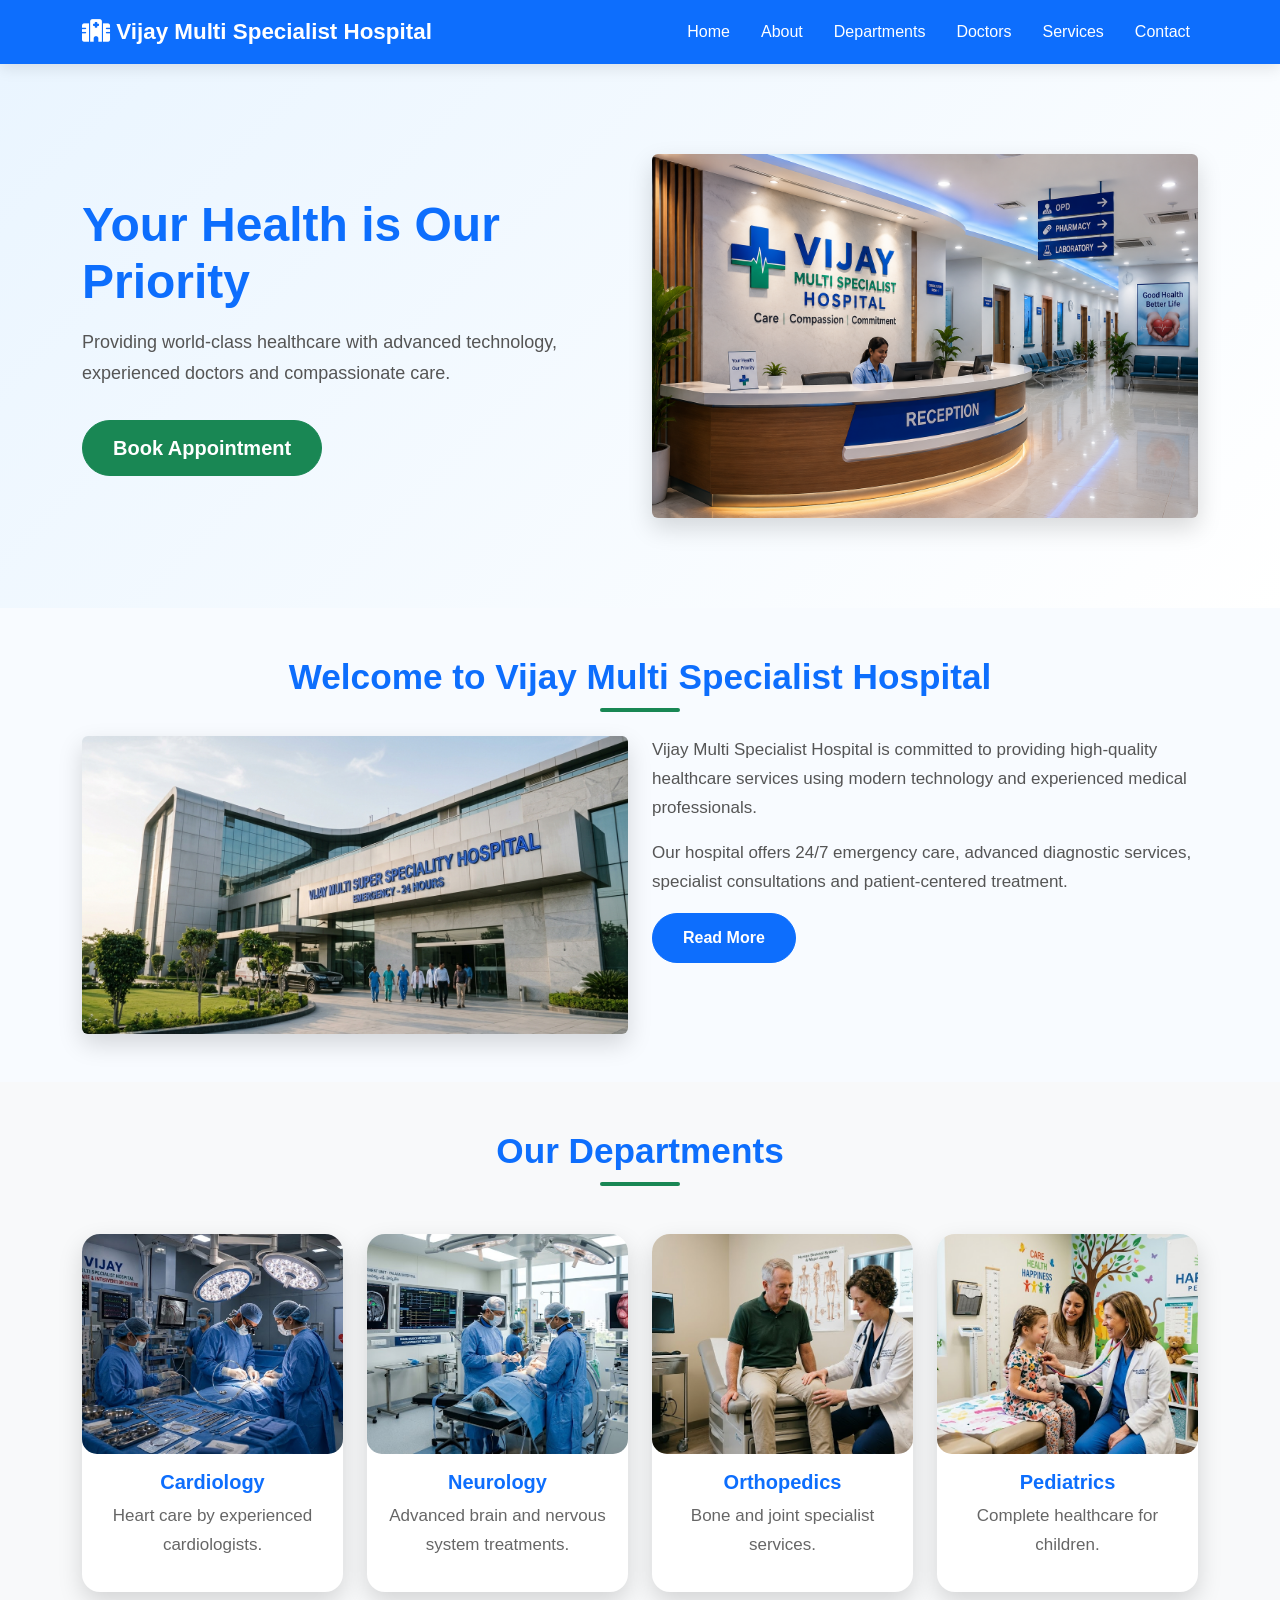
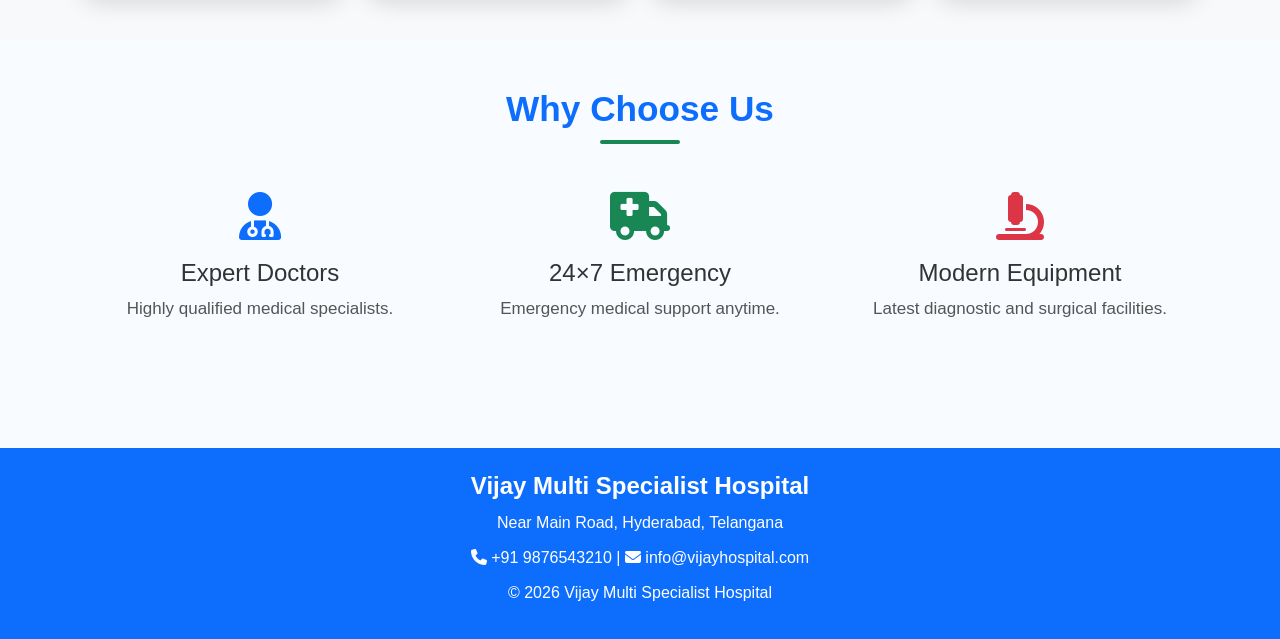
<file: vijay multi hsp/index.html>
<!DOCTYPE html>
<html lang="en">
<head>
    <meta charset="UTF-8">
    <meta name="viewport" content="width=device-width, initial-scale=1.0">
    <title>Vijay Multi Specialist Hospital</title>

    <!-- Bootstrap CSS -->
    <link href="https://cdn.jsdelivr.net/npm/bootstrap@5.3.3/dist/css/bootstrap.min.css" rel="stylesheet">

    <!-- Font Awesome -->
    <link rel="stylesheet"
    href="https://cdnjs.cloudflare.com/ajax/libs/font-awesome/6.5.2/css/all.min.css">

    <!-- Custom CSS -->
    <link rel="stylesheet" href="css/style.css">
</head>

<body>

<!-- ================= NAVBAR ================= -->

<nav class="navbar navbar-expand-lg navbar-dark bg-primary sticky-top">
<div class="container">

<a class="navbar-brand fw-bold" href="#">
<i class="fa-solid fa-hospital"></i>
Vijay Multi Specialist Hospital
</a>

<button class="navbar-toggler"
type="button"
data-bs-toggle="collapse"
data-bs-target="#menu">

<span class="navbar-toggler-icon"></span>

</button>

<div class="collapse navbar-collapse" id="menu">

<ul class="navbar-nav ms-auto">

<li class="nav-item">
<a class="nav-link active" href="index.html">Home</a>
</li>

<li class="nav-item">
<a class="nav-link" href="about.html">About</a>
</li>

<li class="nav-item">
<a class="nav-link" href="departments.html">Departments</a>
</li>

<li class="nav-item">
<a class="nav-link" href="doctors.html">Doctors</a>
</li>

<li class="nav-item">
<a class="nav-link" href="services.html">Services</a>
</li>

<li class="nav-item">
<a class="nav-link" href="contact.html">Contact</a>
</li>

</ul>

</div>

</div>
</nav>

<!-- ================= HERO ================= -->

<section class="hero">

<div class="container">

<div class="row align-items-center">

<div class="col-lg-6">

<h1 class="display-4 fw-bold">
Your Health is Our Priority
</h1>

<p class="lead mt-3">
Providing world-class healthcare with advanced technology,
experienced doctors and compassionate care.
</p>

<a href="contact.html" class="btn btn-success btn-lg mt-3">
Book Appointment
</a>

</div>

<div class="col-lg-6 text-center">

<img src="images/hero.jpg"
class="img-fluid rounded shadow"
alt="Hospital">

</div>

</div>

</div>

</section>

<!-- ================= ABOUT ================= -->

<section class="py-5">

<div class="container">

<h2 class="text-center mb-4">
Welcome to Vijay Multi Specialist Hospital
</h2>

<div class="row">

<div class="col-md-6">

<img src="images/hospital.jpg"
class="img-fluid rounded shadow">

</div>

<div class="col-md-6">

<p>

Vijay Multi Specialist Hospital is committed to providing
high-quality healthcare services using modern technology
and experienced medical professionals.

</p>

<p>

Our hospital offers 24/7 emergency care, advanced diagnostic
services, specialist consultations and patient-centered
treatment.

</p>

<a href="about.html" class="btn btn-primary">
Read More
</a>

</div>

</div>

</div>

</section>

<!-- ================= DEPARTMENTS ================= -->

<section class="bg-light py-5">

<div class="container">

<h2 class="text-center mb-5">
Our Departments
</h2>

<div class="row g-4">

<div class="col-md-3">

<div class="card shadow">

<img src="images/cardiology.jpg"
class="card-img-top">

<div class="card-body">

<h5>Cardiology</h5>

<p>Heart care by experienced cardiologists.</p>

</div>

</div>

</div>

<div class="col-md-3">

<div class="card shadow">

<img src="images/neurology.jpg"
class="card-img-top">

<div class="card-body">

<h5>Neurology</h5>

<p>Advanced brain and nervous system treatments.</p>

</div>

</div>

</div>

<div class="col-md-3">

<div class="card shadow">

<img src="images/orthopedic.jpg"
class="card-img-top">

<div class="card-body">

<h5>Orthopedics</h5>

<p>Bone and joint specialist services.</p>

</div>

</div>

</div>

<div class="col-md-3">

<div class="card shadow">

<img src="images/pediatric.jpg"
class="card-img-top">

<div class="card-body">

<h5>Pediatrics</h5>

<p>Complete healthcare for children.</p>

</div>

</div>

</div>

</div>

</div>

</section>

<!-- ================= WHY CHOOSE US ================= -->

<section class="py-5">

<div class="container">

<h2 class="text-center mb-5">
Why Choose Us
</h2>

<div class="row text-center">

<div class="col-md-4">

<i class="fa-solid fa-user-doctor fa-3x text-primary"></i>

<h4 class="mt-3">Expert Doctors</h4>

<p>Highly qualified medical specialists.</p>

</div>

<div class="col-md-4">

<i class="fa-solid fa-ambulance fa-3x text-success"></i>

<h4 class="mt-3">24×7 Emergency</h4>

<p>Emergency medical support anytime.</p>

</div>

<div class="col-md-4">

<i class="fa-solid fa-microscope fa-3x text-danger"></i>

<h4 class="mt-3">Modern Equipment</h4>

<p>Latest diagnostic and surgical facilities.</p>

</div>

</div>

</div>

</section>

<!-- ================= FOOTER ================= -->

<footer class="bg-primary text-white py-4">

<div class="container text-center">

<h4>Vijay Multi Specialist Hospital</h4>

<p>
Near Main Road, Hyderabad, Telangana
</p>

<p>

<i class="fa-solid fa-phone"></i>

+91 9876543210

|

<i class="fa-solid fa-envelope"></i>

info@vijayhospital.com

</p>

<p>

© 2026 Vijay Multi Specialist Hospital

</p>

</div>

</footer>

<script src="https://cdn.jsdelivr.net/npm/bootstrap@5.3.3/dist/js/bootstrap.bundle.min.js"></script>

<script src="js/script.js"></script>

</body>
</html>
</file>
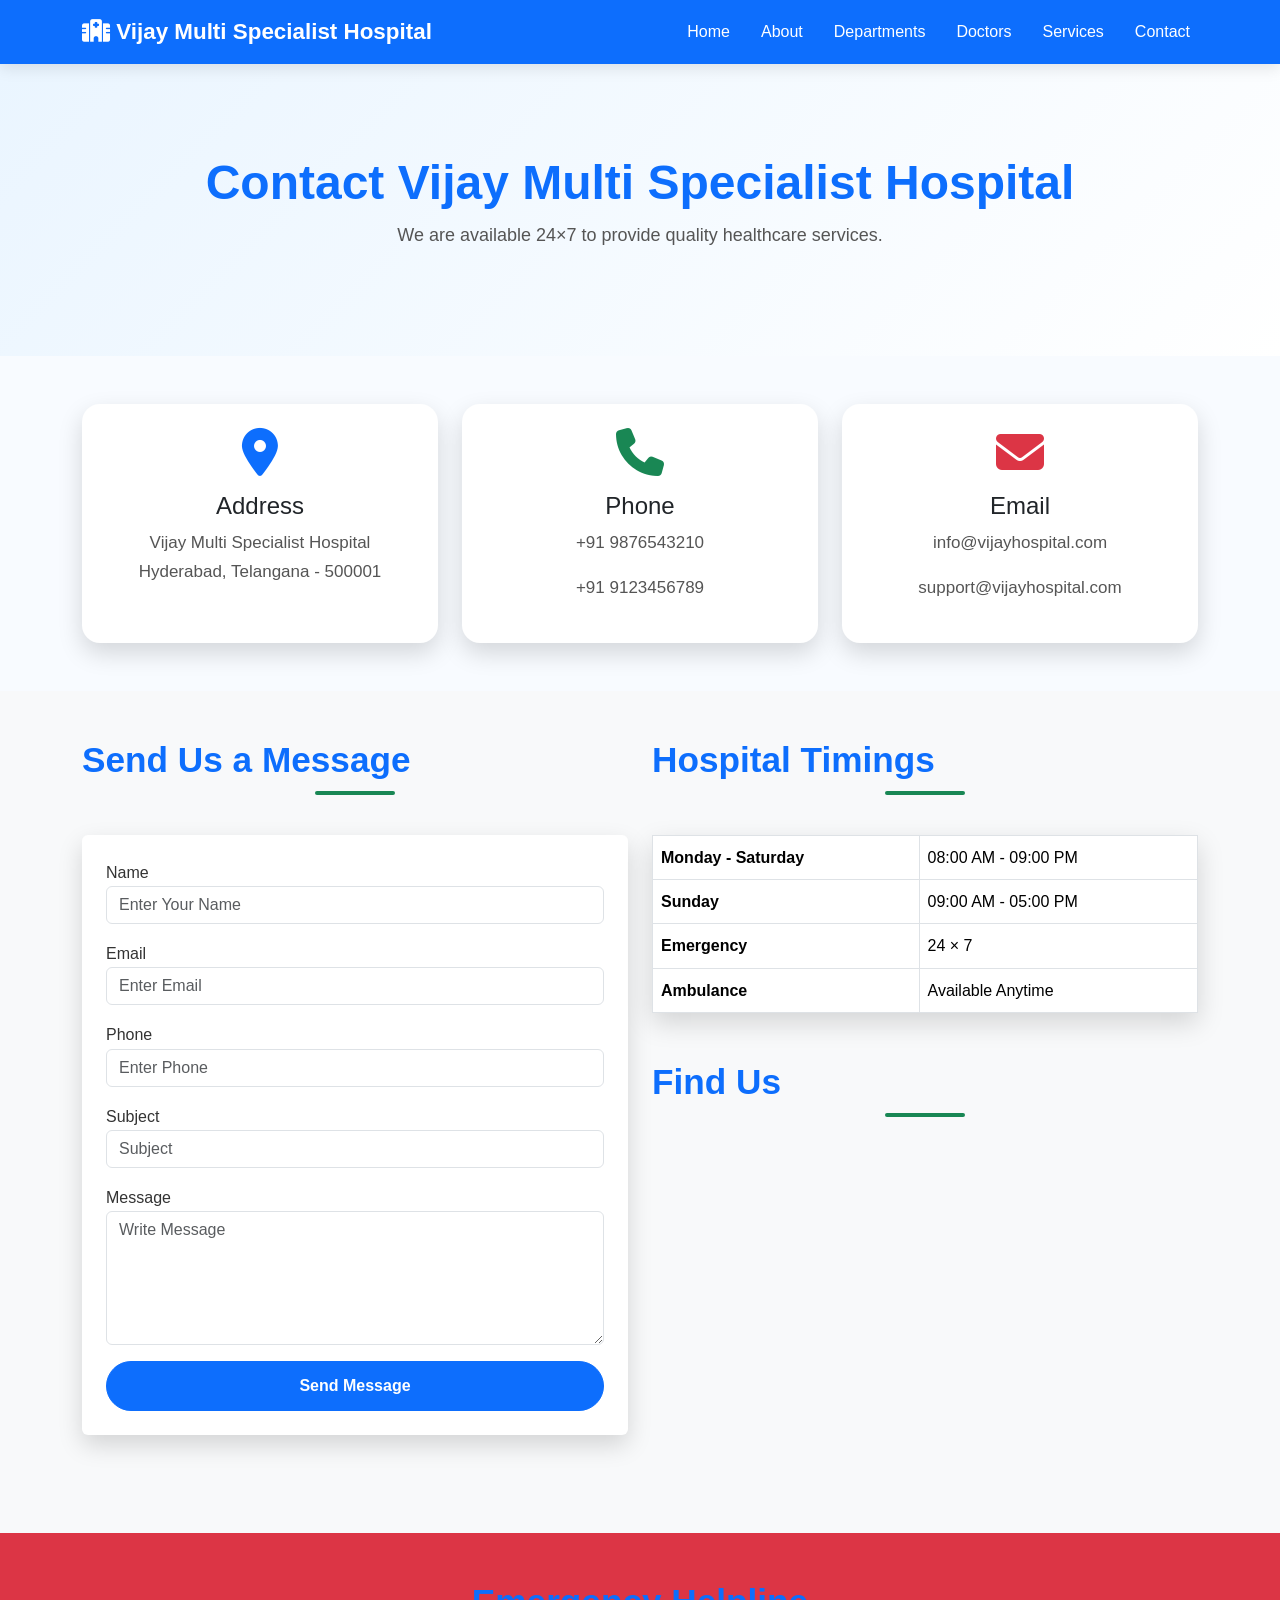
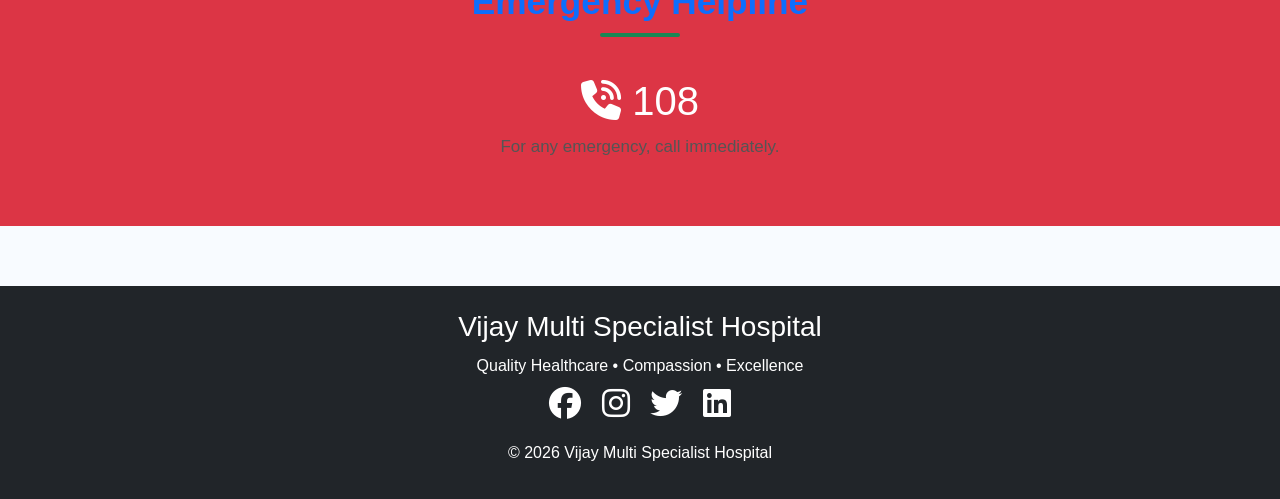
<file: vijay multi hsp/contact.html>
<!DOCTYPE html>
<html lang="en">

<head>

<meta charset="UTF-8">
<meta name="viewport" content="width=device-width, initial-scale=1.0">

<title>Contact Us | Vijay Multi Specialist Hospital</title>

<link href="https://cdn.jsdelivr.net/npm/bootstrap@5.3.3/dist/css/bootstrap.min.css" rel="stylesheet">

<link rel="stylesheet"
href="https://cdnjs.cloudflare.com/ajax/libs/font-awesome/6.5.2/css/all.min.css">

<link rel="stylesheet" href="css/style.css">

</head>

<body>

<!-- ================= NAVBAR ================= -->

<nav class="navbar navbar-expand-lg navbar-dark bg-primary sticky-top">

<div class="container">

<a class="navbar-brand fw-bold" href="index.html">
<i class="fa-solid fa-hospital"></i>
Vijay Multi Specialist Hospital
</a>

<button class="navbar-toggler"
data-bs-toggle="collapse"
data-bs-target="#menu">

<span class="navbar-toggler-icon"></span>

</button>

<div class="collapse navbar-collapse" id="menu">

<ul class="navbar-nav ms-auto">

<li class="nav-item"><a class="nav-link" href="index.html">Home</a></li>

<li class="nav-item"><a class="nav-link" href="about.html">About</a></li>

<li class="nav-item"><a class="nav-link" href="departments.html">Departments</a></li>

<li class="nav-item"><a class="nav-link" href="doctors.html">Doctors</a></li>

<li class="nav-item"><a class="nav-link" href="services.html">Services</a></li>

<li class="nav-item"><a class="nav-link active" href="contact.html">Contact</a></li>

</ul>

</div>

</div>

</nav>

<!-- ================= PAGE HEADER ================= -->

<section class="hero">

<div class="container text-center">

<h1>Contact Vijay Multi Specialist Hospital</h1>

<p class="lead">

We are available 24×7 to provide quality healthcare services.

</p>

</div>

</section>

<!-- ================= CONTACT INFO ================= -->

<section class="py-5">

<div class="container">

<div class="row g-4">

<div class="col-md-4">

<div class="card shadow p-4 text-center h-100">

<i class="fa-solid fa-location-dot fa-3x text-primary mb-3"></i>

<h4>Address</h4>

<p>

Vijay Multi Specialist Hospital<br>

Hyderabad, Telangana - 500001

</p>

</div>

</div>

<div class="col-md-4">

<div class="card shadow p-4 text-center h-100">

<i class="fa-solid fa-phone fa-3x text-success mb-3"></i>

<h4>Phone</h4>

<p>

+91 9876543210

</p>

<p>

+91 9123456789

</p>

</div>

</div>

<div class="col-md-4">

<div class="card shadow p-4 text-center h-100">

<i class="fa-solid fa-envelope fa-3x text-danger mb-3"></i>

<h4>Email</h4>

<p>

info@vijayhospital.com

</p>

<p>

support@vijayhospital.com

</p>

</div>

</div>

</div>

</div>

</section>

<!-- ================= CONTACT FORM ================= -->

<section class="bg-light py-5">

<div class="container">

<div class="row">

<div class="col-lg-6">

<h2>Send Us a Message</h2>

<form class="shadow p-4 bg-white rounded">

<div class="mb-3">

<label>Name</label>

<input type="text"
class="form-control"
placeholder="Enter Your Name">

</div>

<div class="mb-3">

<label>Email</label>

<input type="email"
class="form-control"
placeholder="Enter Email">

</div>

<div class="mb-3">

<label>Phone</label>

<input type="tel"
class="form-control"
placeholder="Enter Phone">

</div>

<div class="mb-3">

<label>Subject</label>

<input type="text"
class="form-control"
placeholder="Subject">

</div>

<div class="mb-3">

<label>Message</label>

<textarea rows="5"
class="form-control"
placeholder="Write Message"></textarea>

</div>

<button class="btn btn-primary w-100">

Send Message

</button>

</form>

</div>

<div class="col-lg-6">

<h2>Hospital Timings</h2>

<table class="table table-bordered shadow">

<tr>

<th>Monday - Saturday</th>

<td>08:00 AM - 09:00 PM</td>

</tr>

<tr>

<th>Sunday</th>

<td>09:00 AM - 05:00 PM</td>

</tr>

<tr>

<th>Emergency</th>

<td>24 × 7</td>

</tr>

<tr>

<th>Ambulance</th>

<td>Available Anytime</td>

</tr>

</table>

<h2 class="mt-5">

Find Us

</h2>

<iframe

src="https://www.google.com/maps?q=Hyderabad&output=embed"

width="100%"

height="320"

style="border:0; border-radius:15px;"

loading="lazy">

</iframe>

</div>

</div>

</div>

</section>

<!-- ================= EMERGENCY ================= -->

<section class="bg-danger text-white py-5">

<div class="container text-center">

<h2>

Emergency Helpline

</h2>

<h1>

<i class="fa-solid fa-phone-volume"></i>

108

</h1>

<p>

For any emergency, call immediately.

</p>

</div>

</section>

<!-- ================= FOOTER ================= -->

<footer class="bg-dark text-white py-4">

<div class="container text-center">

<h3>

Vijay Multi Specialist Hospital

</h3>

<p>

Quality Healthcare • Compassion • Excellence

</p>

<div class="mb-3">

<i class="fab fa-facebook fa-2x mx-2"></i>

<i class="fab fa-instagram fa-2x mx-2"></i>

<i class="fab fa-twitter fa-2x mx-2"></i>

<i class="fab fa-linkedin fa-2x mx-2"></i>

</div>

<p>

© 2026 Vijay Multi Specialist Hospital

</p>

</div>

</footer>

<script src="https://cdn.jsdelivr.net/npm/bootstrap@5.3.3/dist/js/bootstrap.bundle.min.js"></script>

<script src="js/script.js"></script>

</body>

</html>
</file>
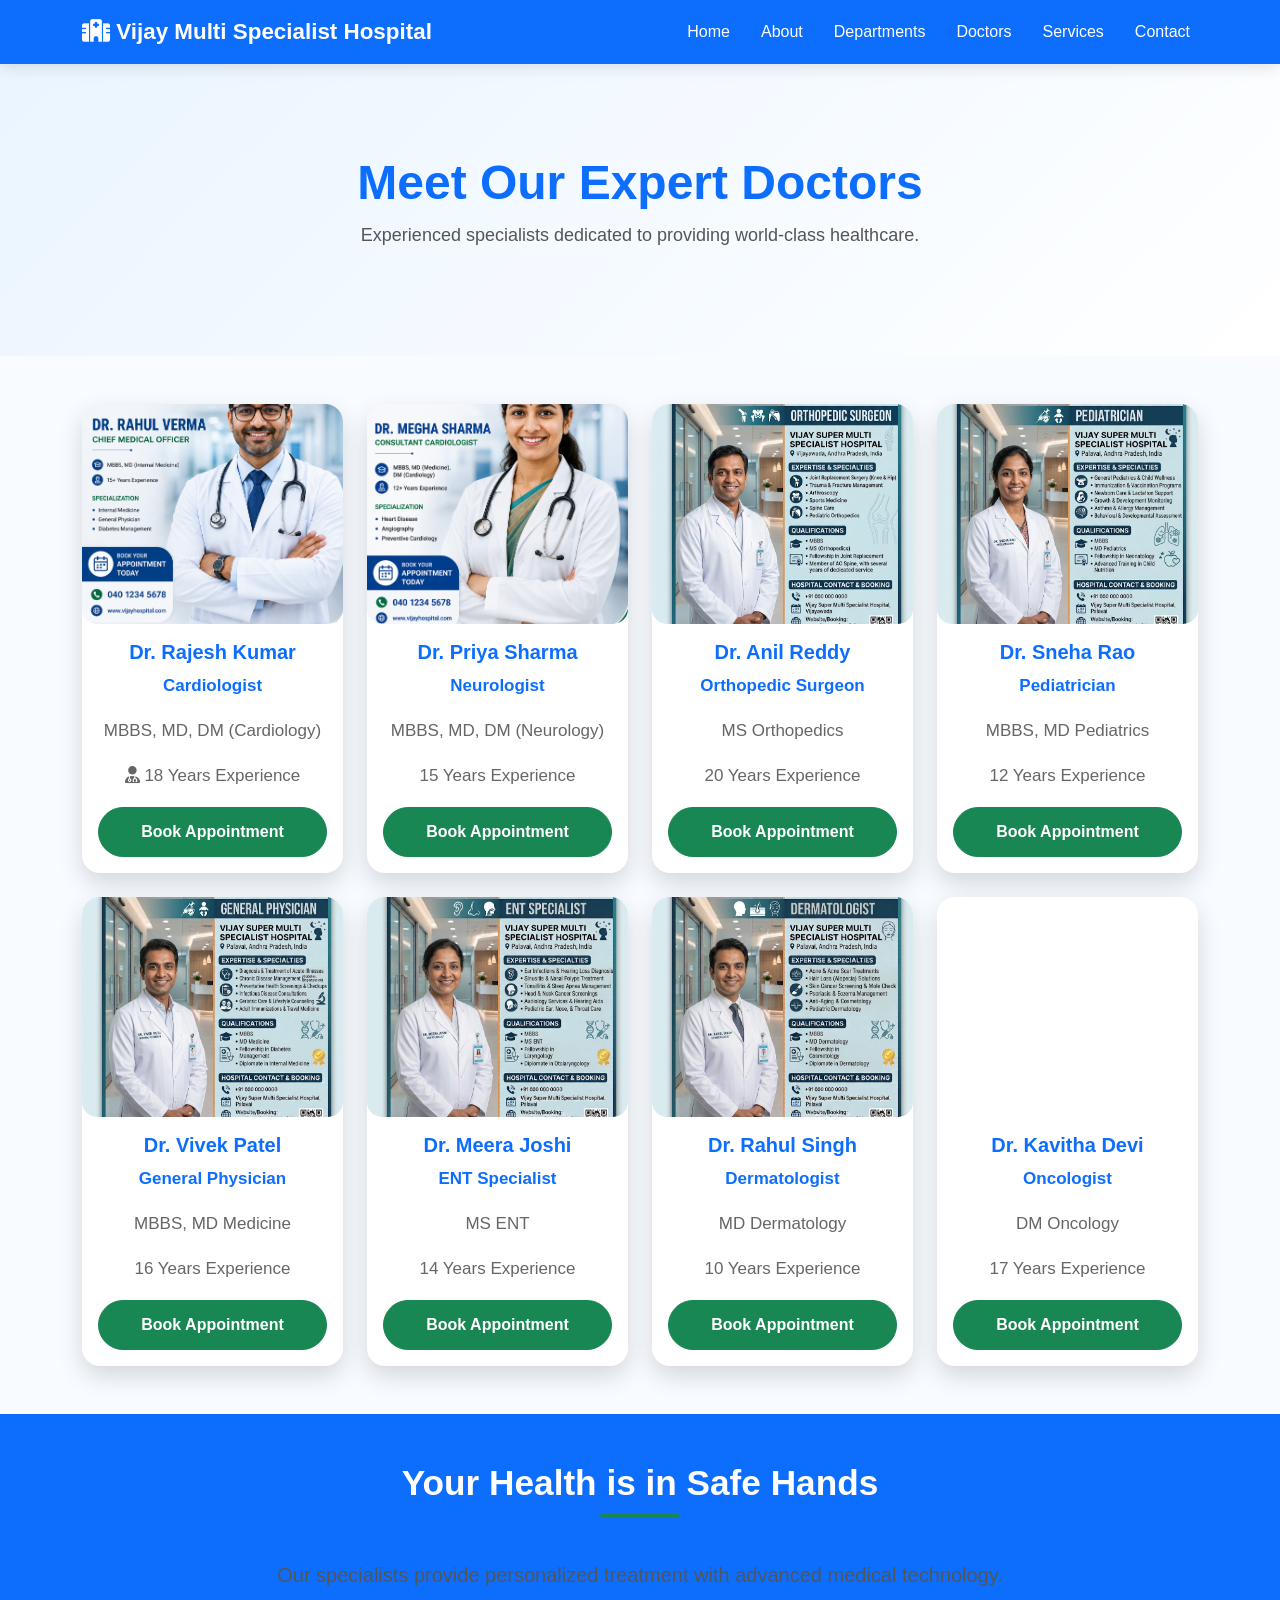
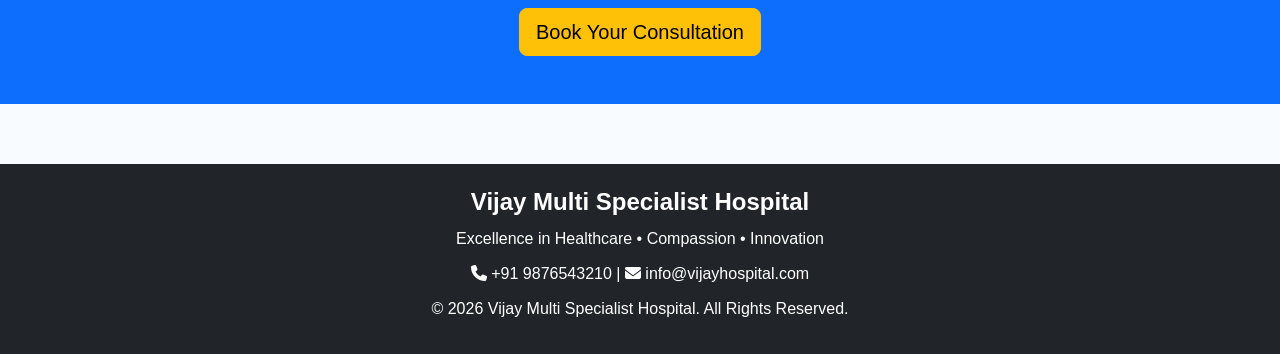
<file: vijay multi hsp/doctors.html>
<!DOCTYPE html>
<html lang="en">
<head>
    <meta charset="UTF-8">
    <meta name="viewport" content="width=device-width, initial-scale=1.0">
    <title>Our Doctors | Vijay Multi Specialist Hospital</title>

    <link href="https://cdn.jsdelivr.net/npm/bootstrap@5.3.3/dist/css/bootstrap.min.css" rel="stylesheet">

    <link rel="stylesheet"
    href="https://cdnjs.cloudflare.com/ajax/libs/font-awesome/6.5.2/css/all.min.css">

    <link rel="stylesheet" href="css/style.css">
</head>

<body>

<!-- ================= NAVBAR ================= -->

<nav class="navbar navbar-expand-lg navbar-dark bg-primary sticky-top">

<div class="container">

<a class="navbar-brand fw-bold" href="index.html">
<i class="fa-solid fa-hospital"></i>
Vijay Multi Specialist Hospital
</a>

<button class="navbar-toggler" type="button"
data-bs-toggle="collapse"
data-bs-target="#menu">

<span class="navbar-toggler-icon"></span>

</button>

<div class="collapse navbar-collapse" id="menu">

<ul class="navbar-nav ms-auto">

<li class="nav-item"><a class="nav-link" href="index.html">Home</a></li>
<li class="nav-item"><a class="nav-link" href="about.html">About</a></li>
<li class="nav-item"><a class="nav-link" href="departments.html">Departments</a></li>
<li class="nav-item"><a class="nav-link active" href="doctors.html">Doctors</a></li>
<li class="nav-item"><a class="nav-link" href="services.html">Services</a></li>
<li class="nav-item"><a class="nav-link" href="contact.html">Contact</a></li>

</ul>

</div>

</div>

</nav>

<!-- ================= PAGE HEADER ================= -->

<section class="hero">

<div class="container text-center">

<h1 class="fw-bold">Meet Our Expert Doctors</h1>

<p class="lead">
Experienced specialists dedicated to providing world-class healthcare.
</p>

</div>

</section>

<!-- ================= DOCTORS ================= -->

<section class="py-5">

<div class="container">

<div class="row g-4">

<!-- Doctor 1 -->

<div class="col-lg-3 col-md-6">

<div class="card shadow h-100">

<img src="images/doctor1.jpg" class="card-img-top">

<div class="card-body text-center">

<h5>Dr. Rajesh Kumar</h5>

<p class="text-primary fw-bold">Cardiologist</p>

<p>MBBS, MD, DM (Cardiology)</p>

<p><i class="fa-solid fa-user-doctor"></i> 18 Years Experience</p>

<a href="contact.html" class="btn btn-success w-100">Book Appointment</a>

</div>

</div>

</div>

<!-- Doctor 2 -->

<div class="col-lg-3 col-md-6">

<div class="card shadow h-100">

<img src="images/doctor2.jpg" class="card-img-top">

<div class="card-body text-center">

<h5>Dr. Priya Sharma</h5>

<p class="text-primary fw-bold">Neurologist</p>

<p>MBBS, MD, DM (Neurology)</p>

<p>15 Years Experience</p>

<a href="contact.html" class="btn btn-success w-100">Book Appointment</a>

</div>

</div>

</div>

<!-- Doctor 3 -->

<div class="col-lg-3 col-md-6">

<div class="card shadow h-100">

<img src="images/doctor3.jpg" class="card-img-top">

<div class="card-body text-center">

<h5>Dr. Anil Reddy</h5>

<p class="text-primary fw-bold">Orthopedic Surgeon</p>

<p>MS Orthopedics</p>

<p>20 Years Experience</p>

<a href="contact.html" class="btn btn-success w-100">Book Appointment</a>

</div>

</div>

</div>

<!-- Doctor 4 -->

<div class="col-lg-3 col-md-6">

<div class="card shadow h-100">

<img src="images/doctor4.jpg" class="card-img-top">

<div class="card-body text-center">

<h5>Dr. Sneha Rao</h5>

<p class="text-primary fw-bold">Pediatrician</p>

<p>MBBS, MD Pediatrics</p>

<p>12 Years Experience</p>

<a href="contact.html" class="btn btn-success w-100">Book Appointment</a>

</div>

</div>

</div>

<!-- Doctor 5 -->

<div class="col-lg-3 col-md-6">

<div class="card shadow h-100">

<img src="images/doctor5.jpg" class="card-img-top">

<div class="card-body text-center">

<h5>Dr. Vivek Patel</h5>

<p class="text-primary fw-bold">General Physician</p>

<p>MBBS, MD Medicine</p>

<p>16 Years Experience</p>

<a href="contact.html" class="btn btn-success w-100">Book Appointment</a>

</div>

</div>

</div>

<!-- Doctor 6 -->

<div class="col-lg-3 col-md-6">

<div class="card shadow h-100">

<img src="images/doctor6.jpg" class="card-img-top">

<div class="card-body text-center">

<h5>Dr. Meera Joshi</h5>

<p class="text-primary fw-bold">ENT Specialist</p>

<p>MS ENT</p>

<p>14 Years Experience</p>

<a href="contact.html" class="btn btn-success w-100">Book Appointment</a>

</div>

</div>

</div>

<!-- Doctor 7 -->

<div class="col-lg-3 col-md-6">

<div class="card shadow h-100">

<img src="images/doctor7.jpg" class="card-img-top">

<div class="card-body text-center">

<h5>Dr. Rahul Singh</h5>

<p class="text-primary fw-bold">Dermatologist</p>

<p>MD Dermatology</p>

<p>10 Years Experience</p>

<a href="contact.html" class="btn btn-success w-100">Book Appointment</a>

</div>

</div>

</div>

<!-- Doctor 8 -->

<div class="col-lg-3 col-md-6">

<div class="card shadow h-100">

<img src="images/doctor8.jpg" class="card-img-top">

<div class="card-body text-center">

<h5>Dr. Kavitha Devi</h5>

<p class="text-primary fw-bold">Oncologist</p>

<p>DM Oncology</p>

<p>17 Years Experience</p>

<a href="contact.html" class="btn btn-success w-100">Book Appointment</a>

</div>

</div>

</div>

</div>

</div>

</section>

<!-- ================= CTA ================= -->

<section class="bg-primary text-white py-5">

<div class="container text-center">

<h2 class="text-white">Your Health is in Safe Hands</h2>

<p class="lead">
Our specialists provide personalized treatment with advanced medical technology.
</p>

<a href="contact.html" class="btn btn-warning btn-lg">
Book Your Consultation
</a>

</div>

</section>

<!-- ================= FOOTER ================= -->

<footer class="bg-dark text-white py-4">

<div class="container text-center">

<h4>Vijay Multi Specialist Hospital</h4>

<p>Excellence in Healthcare • Compassion • Innovation</p>

<p>
<i class="fa-solid fa-phone"></i> +91 9876543210 |
<i class="fa-solid fa-envelope"></i> info@vijayhospital.com
</p>

<p>© 2026 Vijay Multi Specialist Hospital. All Rights Reserved.</p>

</div>

</footer>

<script src="https://cdn.jsdelivr.net/npm/bootstrap@5.3.3/dist/js/bootstrap.bundle.min.js"></script>
<script src="js/script.js"></script>

</body>
</html>
</file>
<file: vijay multi hsp/css/style.css>
*{
    margin:0;
    padding:0;
    box-sizing:border-box;
}

html{
    scroll-behavior:smooth;
}

body{
    font-family:'Poppins',sans-serif;
    background:#f8fbff;
    color:#333;
    line-height:1.7;
}

/*=========================
Navbar
=========================*/

.navbar{
    box-shadow:0 4px 15px rgba(0,0,0,.1);
}

.navbar-brand{
    font-size:1.4rem;
    font-weight:bold;
}

.nav-link{
    color:#fff !important;
    margin-left:15px;
    transition:.3s;
}

.nav-link:hover{
    color:#ffd54f !important;
}

/*=========================
Hero Section
=========================*/

.hero{
    padding:90px 0;
    background:linear-gradient(135deg,#eaf5ff,#ffffff);
}

.hero h1{
    font-size:3rem;
    font-weight:700;
    color:#0d6efd;
}

.hero p{
    font-size:18px;
    color:#555;
}

.hero img{
    width:100%;
    border-radius:20px;
    transition:.5s;
}

.hero img:hover{
    transform:scale(1.03);
}

/*=========================
Buttons
=========================*/

.btn-primary,
.btn-success{
    border-radius:30px;
    padding:12px 30px;
    font-weight:600;
    transition:.4s;
}

.btn-primary:hover,
.btn-success:hover{
    transform:translateY(-4px);
}

/*=========================
Section Titles
=========================*/

section h2{
    font-size:2.2rem;
    font-weight:bold;
    color:#0d6efd;
    position:relative;
    margin-bottom:40px;
}

section h2::after{
    content:"";
    display:block;
    width:80px;
    height:4px;
    background:#198754;
    margin:10px auto;
    border-radius:5px;
}

/*=========================
Cards
=========================*/

.card{
    border:none;
    border-radius:18px;
    overflow:hidden;
    transition:.4s;
}

.card:hover{
    transform:translateY(-10px);
    box-shadow:0 15px 30px rgba(0,0,0,.15);
}

.card img{
    height:220px;
    object-fit:cover;
}

.card-body{
    text-align:center;
}

.card-body h5{
    color:#0d6efd;
    font-weight:600;
}

.card-body p{
    color:#666;
}

/*=========================
About Section
=========================*/

section img{
    border-radius:15px;
}

section p{
    font-size:17px;
    color:#555;
}

/*=========================
Why Choose Us
=========================*/

.fa-user-doctor,
.fa-ambulance,
.fa-microscope{
    transition:.4s;
}

.fa-user-doctor:hover,
.fa-ambulance:hover,
.fa-microscope:hover{
    transform:scale(1.15);
}

/*=========================
Footer
=========================*/

footer{
    margin-top:60px;
}

footer h4{
    font-weight:bold;
}

footer p{
    margin:8px 0;
}

/*=========================
Image Hover
=========================*/

img{
    transition:.4s;
}

img:hover{
    transform:scale(1.02);
}

/*=========================
Shadow Utility
=========================*/

.shadow{
    box-shadow:0 10px 25px rgba(0,0,0,.15)!important;
}

/*=========================
Responsive
=========================*/

@media(max-width:992px){

.hero{
    text-align:center;
}

.hero h1{
    font-size:2.3rem;
}

.hero img{
    margin-top:30px;
}

}

@media(max-width:768px){

.hero{
    padding:60px 0;
}

.hero h1{
    font-size:2rem;
}

section h2{
    font-size:1.8rem;
}

.nav-link{
    margin-left:0;
    padding:10px;
}

.card img{
    height:200px;
}

}

@media(max-width:576px){

.hero h1{
    font-size:1.8rem;
}

.hero p{
    font-size:16px;
}

.btn{
    width:100%;
}

.card img{
    height:180px;
}

footer{
    text-align:center;
}

}
</file>
